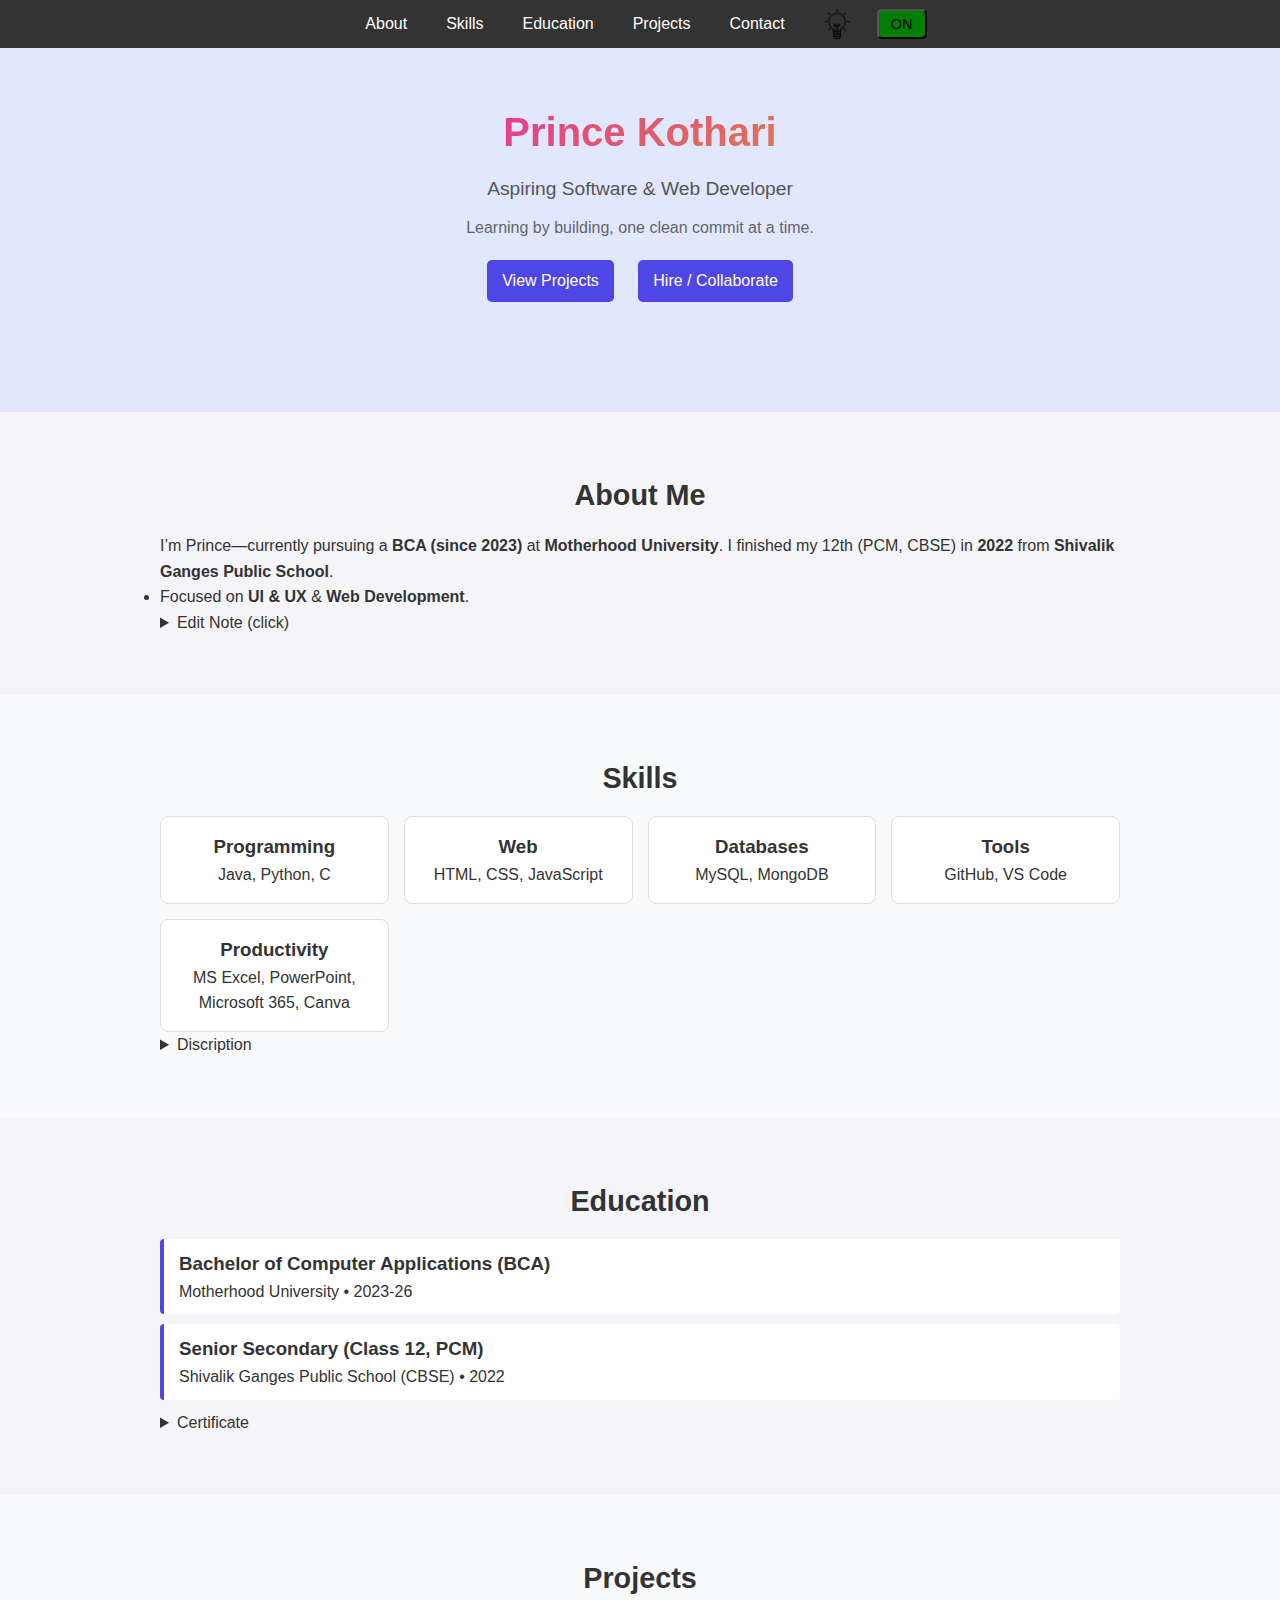
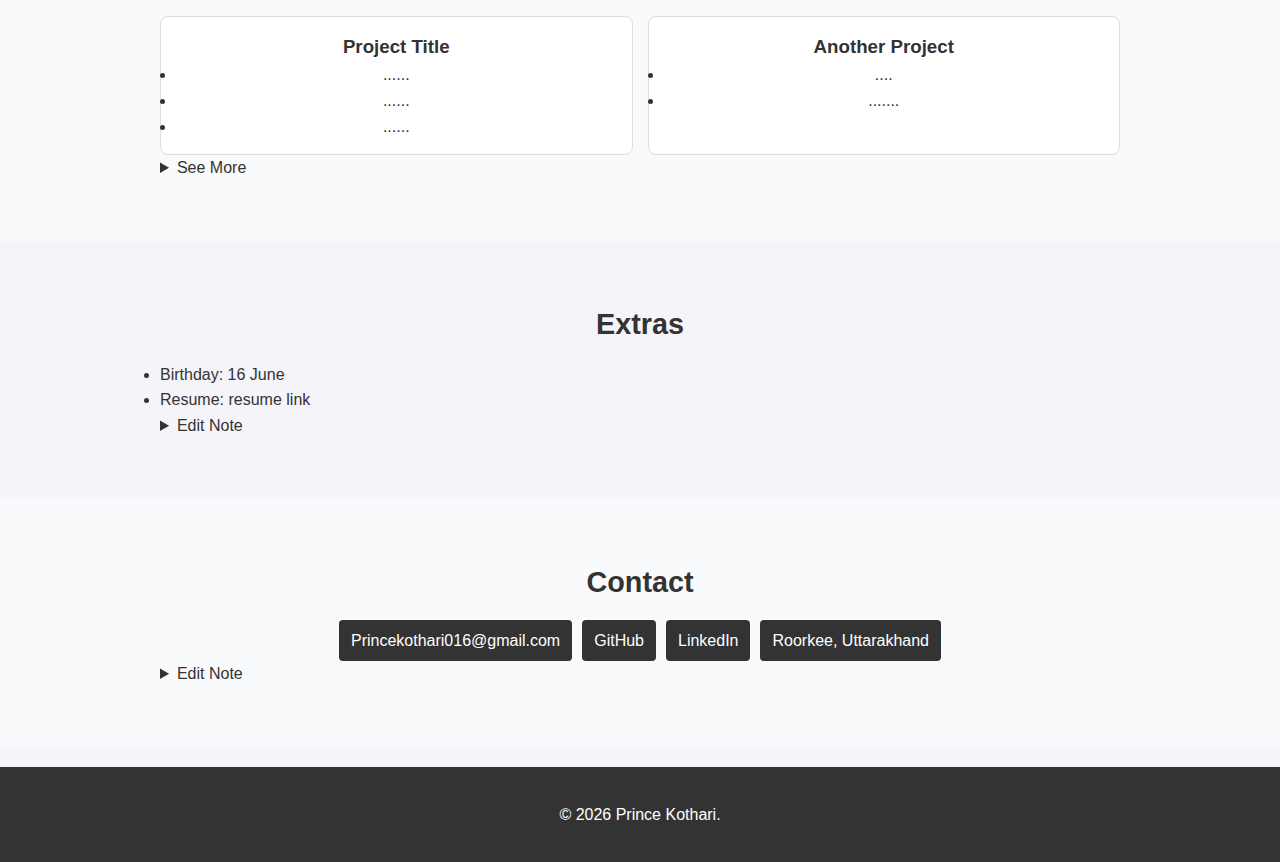
<file: index.html>
<!DOCTYPE html>
<html lang="en">
<head>
  <meta charset="UTF-8" />
  <meta name="viewport" content="width=device-width, initial-scale=1" />
  <title>Prince Kothari — Portfolio</title>
  <link rel="stylesheet" href="style.css" />
  
</head>
<body>


  <header class="hero">
    <div class="container">
      <nav class="nav">
        <a href="#about" class="nav__link">About</a>
        <a href="#skills" class="nav__link">Skills</a>
        <a href="#education" class="nav__link">Education</a>
        <a href="#projects" class="nav__link">Projects</a>
        <a href="#contact" class="nav__link cta">Contact</a>
       <img id="bulb" src="images/lampp.png" 
       alt="Bulb" style="height:30px; margin-left:10px;">
        <button id="bulbBtn" class="btn" style="margin-left:10px;">ON</button>

      </nav>

      <div class="hero__content">
        <h1 class="hero__title">Prince Kothari</h1>
        <p class="hero__subtitle">
          Aspiring Software & Web Developer
        </p>
        <p class="hero__tagline">
           Learning by building, one clean commit at a time.
        </p>
        <div class="hero__actions">
          <a href="#projects" class="btn1">View Projects</a>
          <a href="#contact" class="btn1 btn--ghost">Hire / Collaborate</a>
        </div>
      </div>
    </div>
  </header>

  
  <section id="about" class="section">
    <div class="container">
      <h2 class="section__title">About Me</h2>
      <p class="lead">
        I’m Prince—currently pursuing a <strong>BCA (since 2023)</strong> at <strong>Motherhood University</strong>.
        I finished my 12th (PCM, CBSE) in <strong>2022</strong> from <strong>Shivalik Ganges Public School</strong>.
      </p>
      <ul class="bullet">
        <li>Focused on <strong>UI & UX</strong> & <strong>Web Development</strong>.</li>

      <details class="note">
        <summary>Edit Note (click)</summary>
        
        baad mai link add kruga
      </details>
    </div>
  </section>


  <section id="skills" class="section section--alt">
    <div class="container">
      <h2 class="section__title">Skills</h2>
      <div class="grid">
        <div class="card">
          <h3>Programming</h3>
          <p>Java, Python, C</p>
        </div>
        <div class="card">
          <h3>Web</h3>
          <p>HTML, CSS, JavaScript</p>
        </div>
        <div class="card">
          <h3>Databases</h3>
          <p>MySQL, MongoDB</p>
        </div>
        <div class="card">
          <h3>Tools</h3>
          <p>GitHub, VS Code</p>
        </div>
        <div class="card">
          <h3>Productivity</h3>
          <p>MS Excel, PowerPoint, Microsoft 365, Canva</p>
        </div>
      </div>

      <details class="note">
        <summary>Discription</summary>
       extra links add kruga 
      </details>
    </div>
  </section>
  <section id="education" class="section">
    <div class="container">
      <h2 class="section__title">Education</h2>
      <div class="timeline">
        <div class="timeline__item">
          <h3>Bachelor of Computer Applications (BCA)</h3>
          <p>Motherhood University • 2023-26</p>
        
        </div>
        <div class="timeline__item">
          <h3>Senior Secondary (Class 12, PCM)</h3>
          <p>Shivalik Ganges Public School (CBSE) • 2022</p>
        </div>
      </div>

      <details class="note">
        <summary>Certificate</summary>
        certificate wegra add kruga 
      </details>
    </div>
  </section>
  <section id="projects" class="section section--alt">
    <div class="container">
      <h2 class="section__title">Projects</h2>
      <div class="grid">

        <article class="card">
          <h3>Project Title</h3>
          <ul class="bullet">
            <li>......</li>
            <li>......</li>
            <li>......</li>
          </ul>
        </article>

        <article class="card">
          <h3>Another Project</h3>
          <ul class="bullet">
            <li>....</li>
            <li>.......</li>
          </ul>
        </article>
      </div>

      <details class="note">
        <summary>See More </summary>
        <iframe src="wheel-rotation/wheel.html" frameborder="0" width="auto"></iframe>
      </details>
    </div>
  </section>
  <section class="section">
    <div class="container">
      <h2 class="section__title">Extras</h2>
      <ul class="bullet">
        <li>Birthday: 16 June</li>
       
        <li>Resume: resume link</li>
      </ul>
      <details class="note">
        <summary>Edit Note</summary>
        some other link 
      </details>
    </div>
  </section>

  <section id="contact" class="section section--alt">
    <div class="container">
      <h2 class="section__title">Contact</h2>
      <div class="contact">
        <a class="contact__item" href="mailto:Princekothari016@gmail.com">Princekothari016@gmail.com</a>
        <a class="contact__item" href="https://github.com/princekotharii" target="_blank" rel="noreferrer">GitHub</a>
        <a class="contact__item" href="https://linkedin.com/in/princekothari" target="_blank" rel="noreferrer">LinkedIn</a>
        <span class="contact__item">Roorkee, Uttarakhand</span>
      </div>
      <details class="note">
        <summary>Edit Note</summary>
        <a href="contact us/contact.html" target="_blank">Contact Me</a>
      </details>
    </div>
  </section>

  <footer class="footer">
    <div class="container">
      <p>© <span id="year"></span> Prince Kothari.</p>
    </div>
  </footer>
  <script src="script.js"></script>
</body>
</html>
</file>
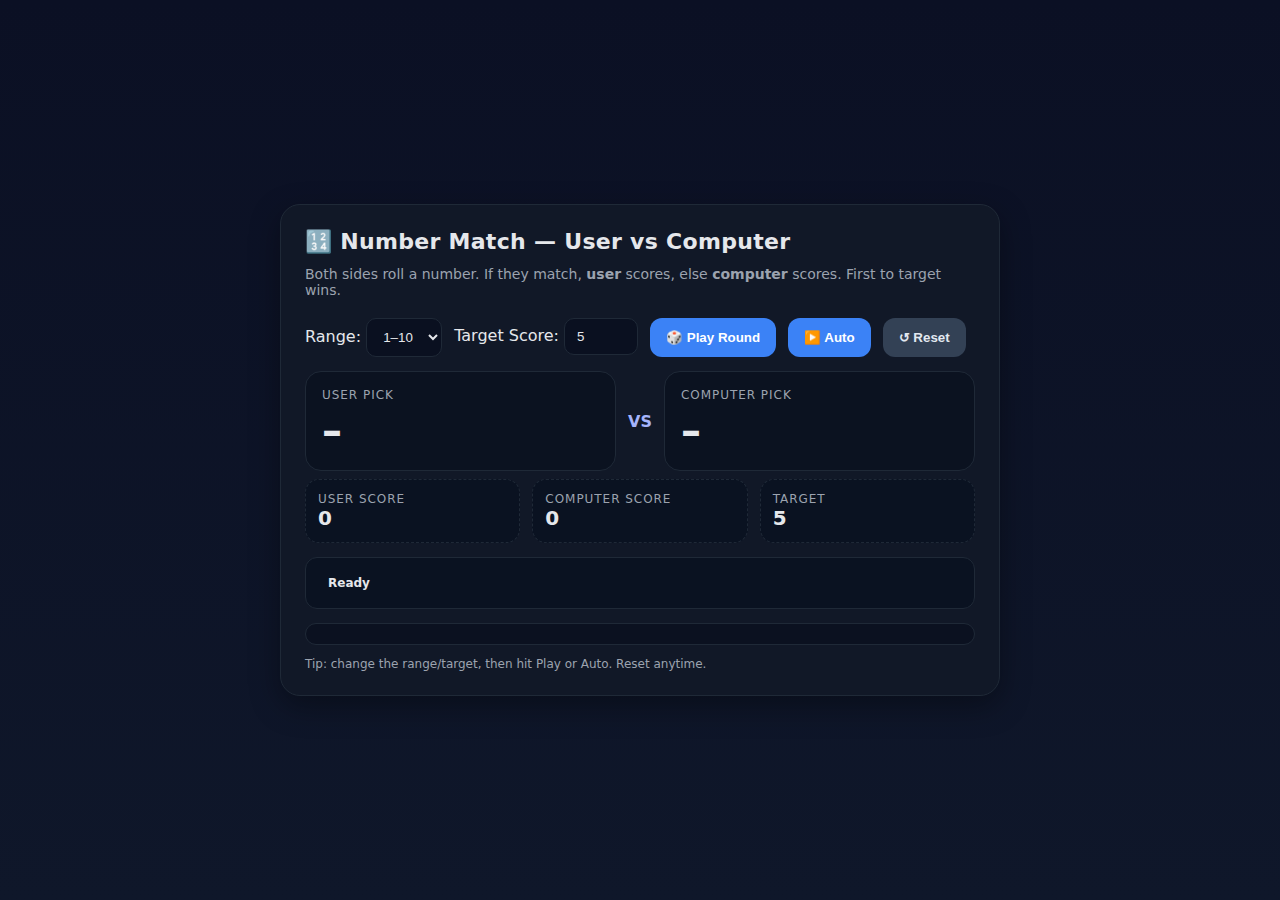
<file: gamee.html>
<!DOCTYPE html>
<html lang="en">
<head>
  <meta charset="UTF-8" />
  <meta name="viewport" content="width=device-width, initial-scale=1" />
  <title>Number Match — User vs Computer</title>
  <style>
    :root { --bg:#0f172a; --card:#111827; --text:#e5e7eb; --muted:#9ca3af; --accent:#22c55e; --danger:#ef4444; --brand:#3b82f6; }
    *{box-sizing:border-box} body{
      margin:0; font-family:system-ui,-apple-system,Segoe UI,Roboto,Inter,Arial;
      background:linear-gradient(180deg,#0b1024,#0f172a); color:var(--text); min-height:100dvh; display:flex; align-items:center; justify-content:center; padding:24px;
    }
    .app{width:100%; max-width:720px; background:var(--card); border-radius:20px; padding:24px; box-shadow:0 10px 30px rgba(0,0,0,.35); border:1px solid #1f2937}
    h1{margin:0 0 12px; font-size:22px; font-weight:700; letter-spacing:.3px}
    .sub{color:var(--muted); margin-bottom:20px; font-size:14px}
    .row{display:flex; gap:12px; flex-wrap:wrap}
    .card{flex:1; min-width:240px; background:#0b1220; border:1px solid #1f2937; border-radius:16px; padding:16px}
    .label{font-size:12px; color:var(--muted); text-transform:uppercase; letter-spacing:.08em}
    .big{font-size:40px; font-weight:800; margin:6px 0 0}
    .vs{align-self:center; font-weight:700; color:#a5b4fc}
    .controls{display:flex; gap:12px; flex-wrap:wrap; margin:14px 0}
    select,input[type=number]{background:#0a1020; color:var(--text); border:1px solid #1f2937; border-radius:10px; padding:10px 12px; outline:none}
    button{border:none; border-radius:12px; padding:12px 16px; font-weight:700; cursor:pointer}
    .btn{background:var(--brand); color:white}
    .btn:disabled{opacity:.6; cursor:not-allowed}
    .btn-reset{background:#334155; color:#e2e8f0}
    .scores{display:flex; gap:12px; margin-top:8px}
    .score{flex:1; background:#0a1221; border:1px dashed #1f2937; border-radius:14px; padding:12px}
    .score b{font-size:20px}
    .result{margin-top:14px; padding:12px; border-radius:12px; background:#0a1221; border:1px solid #1f2937; min-height:48px; display:flex; align-items:center; justify-content:space-between; gap:8px}
    .badge{padding:6px 10px; border-radius:999px; font-size:12px; font-weight:800}
    .good{background:rgba(34,197,94,.15); color:var(--accent); border:1px solid rgba(34,197,94,.3)}
    .bad{background:rgba(239,68,68,.15); color:var(--danger); border:1px solid rgba(239,68,68,.3)}
    .log{margin-top:14px; max-height:160px; overflow:auto; font-family:ui-monospace, SFMono-Regular, Menlo, monospace; font-size:13px; color:#cbd5e1; background:#0b1120; border:1px solid #1f2937; border-radius:12px; padding:10px; white-space:pre-wrap}
    .footer{margin-top:12px; font-size:12px; color:var(--muted)}
  </style>
</head>
<body>
  <main class="app">
    <h1>🔢 Number Match — User vs Computer</h1>
    <div class="sub">Both sides roll a number. If they match, <b>user</b> scores, else <b>computer</b> scores. First to target wins.</div>

    <section class="controls">
      <label>Range:
        <select id="range">
          <option value="5">1–5</option>
          <option value="10" selected>1–10</option>
          <option value="20">1–20</option>
        </select>
      </label>
      <label>Target Score:
        <input id="target" type="number" min="1" max="50" value="5" />
      </label>
      <button id="play" class="btn">🎲 Play Round</button>
      <button id="auto" class="btn">▶️ Auto</button>
      <button id="reset" class="btn-reset">↺ Reset</button>
    </section>

    <section class="row">
      <div class="card">
        <div class="label">User Pick</div>
        <div id="userPick" class="big">–</div>
      </div>
      <div class="vs">VS</div>
      <div class="card">
        <div class="label">Computer Pick</div>
        <div id="compPick" class="big">–</div>
      </div>
    </section>

    <section class="scores">
      <div class="score"><div class="label">User Score</div><b id="userScore">0</b></div>
      <div class="score"><div class="label">Computer Score</div><b id="compScore">0</b></div>
      <div class="score"><div class="label">Target</div><b id="targetShow">5</b></div>
    </section>

    <div id="result" class="result">
      <span class="badge">Ready</span>
      <span id="statusText"></span>
    </div>

    <div id="log" class="log"></div>

    <div class="footer">Tip: change the range/target, then hit Play or Auto. Reset anytime.</div>
  </main>

  <script>
    // State
    let userScore = 0, compScore = 0, playing = false, autoTimer = null;

    // Elements
    const els = {
      range: document.getElementById('range'),
      target: document.getElementById('target'),
      targetShow: document.getElementById('targetShow'),
      play: document.getElementById('play'),
      auto: document.getElementById('auto'),
      reset: document.getElementById('reset'),
      userPick: document.getElementById('userPick'),
      compPick: document.getElementById('compPick'),
      userScore: document.getElementById('userScore'),
      compScore: document.getElementById('compScore'),
      result: document.getElementById('result'),
      statusText: document.getElementById('statusText'),
      log: document.getElementById('log'),
    };

    // Helpers
    const rand = (max) => Math.floor(Math.random() * max) + 1;
    const setBadge = (text, ok=true) => {
      const badge = document.createElement('span');
      badge.className = 'badge ' + (ok ? 'good' : 'bad');
      badge.textContent = text;
      els.result.replaceChildren(badge, els.statusText);
    };
    const updateScores = () => {
      els.userScore.textContent = userScore;
      els.compScore.textContent = compScore;
      els.targetShow.textContent = Number(els.target.value) || 5;
    };
    const appendLog = (line) => {
      els.log.textContent = (line + '\n' + els.log.textContent).slice(0, 4000);
    };
    const lock = (v) => { els.play.disabled = v; els.reset.disabled = v; els.range.disabled = v; els.target.disabled = v; };

    // Core round
    async function playRound() {
      if (playing) return;
      playing = true; lock(true);
      const max = Number(els.range.value) || 10;

      // mini animation
      const animMs = 600; const start = performance.now();
      const anim = setInterval(() => {
        els.userPick.textContent = rand(max);
        els.compPick.textContent = rand(max);
      }, 60);

      await new Promise(r => setTimeout(r, animMs));
      clearInterval(anim);

      const u = rand(max);
      const c = rand(max);
      els.userPick.textContent = u;
      els.compPick.textContent = c;

      if (u === c) {
        userScore++;
        setBadge('Match! +1 User', true);
        els.statusText.textContent = `Both picked ${u}.`;
      } else {
        compScore++;
        setBadge('No match. +1 Computer', false);
        els.statusText.textContent = `User ${u} vs Computer ${c}.`;
      }

      updateScores();
      appendLog(`[${new Date().toLocaleTimeString()}] U:${u} C:${c}  →  Score U:${userScore} | C:${compScore}`);

      // Check win
      const target = Number(els.target.value) || 5;
      if (userScore >= target || compScore >= target) {
        const userWon = userScore > compScore;
        setBadge(userWon ? '🏆 User Wins' : '🤖 Computer Wins', userWon);
        els.statusText.textContent = `Final: U:${userScore} — C:${compScore} (target ${target})`;
        stopAuto();
        els.play.disabled = true; // freeze until reset
        lock(false);
        playing = false;
        return;
      }

      lock(false);
      playing = false;
    }

    // Auto mode
    function startAuto() {
      if (autoTimer) return;
      els.auto.textContent = '⏸️ Pause';
      autoTimer = setInterval(playRound, 900);
    }
    function stopAuto() {
      if (!autoTimer) return;
      clearInterval(autoTimer);
      autoTimer = null;
      els.auto.textContent = '▶️ Auto';
    }

    // Reset
    function resetGame() {
      stopAuto();
      userScore = 0; compScore = 0;
      els.userPick.textContent = '–';
      els.compPick.textContent = '–';
      els.statusText.textContent = '';
      setBadge('Ready', true);
      updateScores();
      els.play.disabled = false;
    }

    // Events
    els.play.addEventListener('click', playRound);
    els.auto.addEventListener('click', () => autoTimer ? stopAuto() : startAuto());
    els.reset.addEventListener('click', resetGame);
    els.target.addEventListener('input', updateScores);
    els.range.addEventListener('change', resetGame);

    // Init
    updateScores();
  </script>
</body>
</html>
</file>
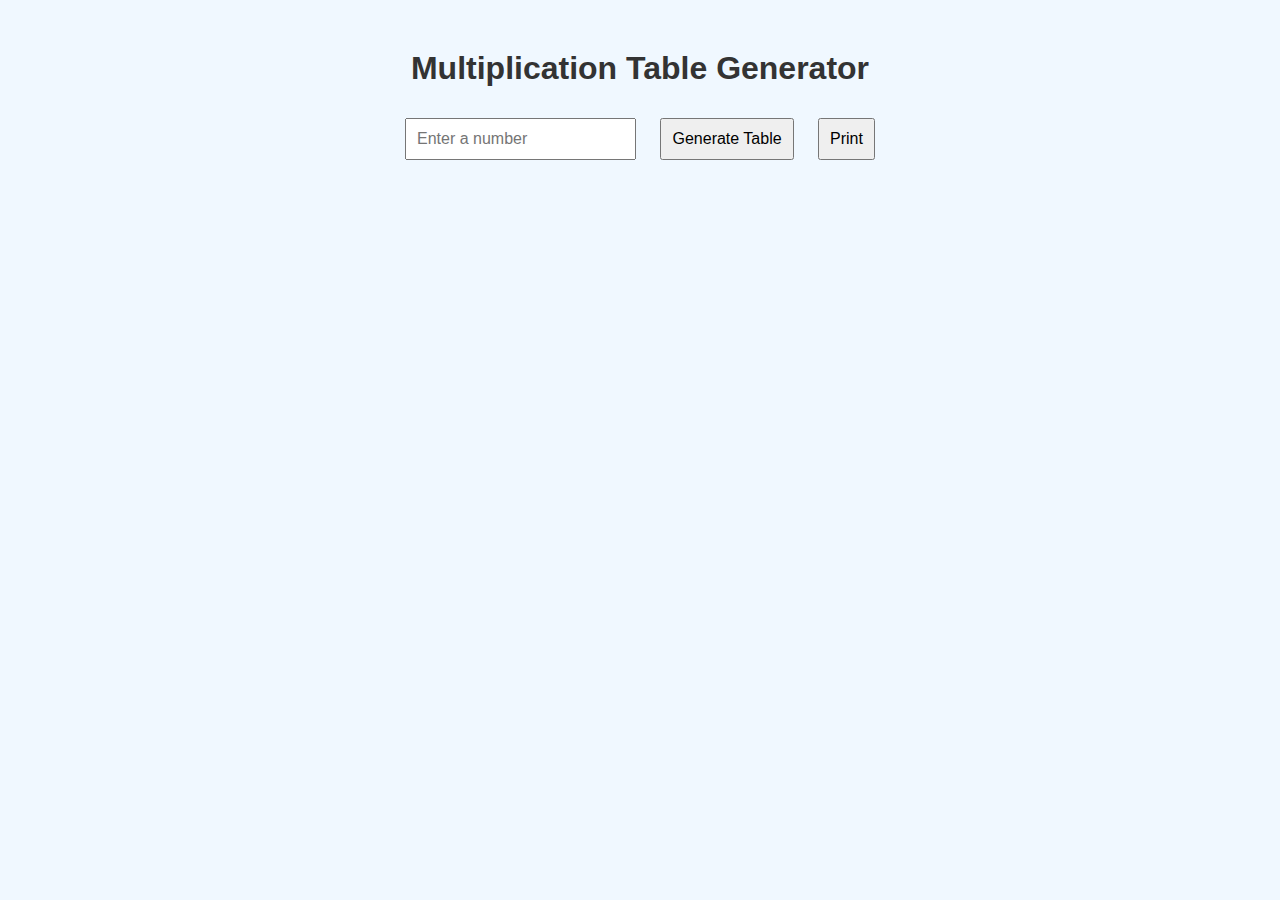
<file: table.html>
<!DOCTYPE html>
<html lang="en">
<head>
  <meta charset="UTF-8">
  <title>Multiplication Table Generator</title>
  <link rel="stylesheet" href="TABLE.css">
</head>
<body>

  <h1>Multiplication Table Generator</h1>

  <input type="number" id="numInput" placeholder="Enter a number">
  <button onclick="generateTable()">Generate Table</button>
  <button onclick="window.print()">Print</button>

  <div id="tableResult"></div>

  <script src="TABLE.js"></script>
</body>
</html>
</file>
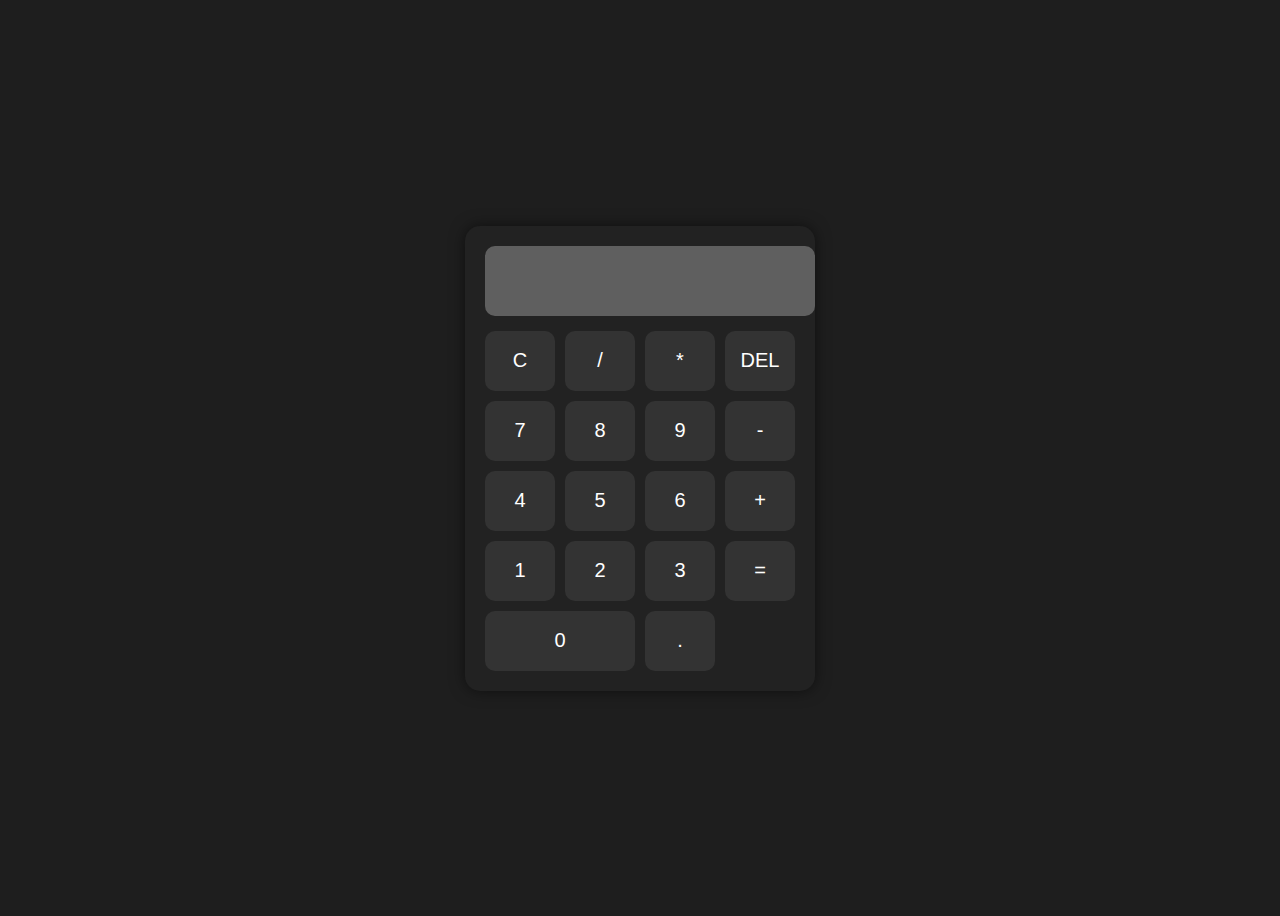
<file: calculator/calculator.html>
<!DOCTYPE html>
<html lang="en">
<head>
  <meta charset="UTF-8">
  <meta name="viewport" content="width=device-width, initial-scale=1.0">
  <title>Calculator</title>
  <link rel="stylesheet" href="calculator.css">
</head>
<body>
  <div class="calculator">
    <input type="text" id="display" disabled>
    <div class="buttons">
      <button onclick="clearDisplay()">C</button>
      <button onclick="appendValue('/')">/</button>
      <button onclick="appendValue('*')">*</button>
      <button onclick="deleteLast()">DEL</button>

      <button onclick="appendValue('7')">7</button>
      <button onclick="appendValue('8')">8</button>
      <button onclick="appendValue('9')">9</button>
      <button onclick="appendValue('-')">-</button>

      <button onclick="appendValue('4')">4</button>
      <button onclick="appendValue('5')">5</button>
      <button onclick="appendValue('6')">6</button>
      <button onclick="appendValue('+')">+</button>

      <button onclick="appendValue('1')">1</button>
      <button onclick="appendValue('2')">2</button>
      <button onclick="appendValue('3')">3</button>
      <button onclick="calculate()">=</button>

      <button onclick="appendValue('0')" class="zero">0</button>
      <button onclick="appendValue('.')">.</button>
    </div>
  </div>

  <script src="calculator.js"></script>
</body>
</html>
</file>
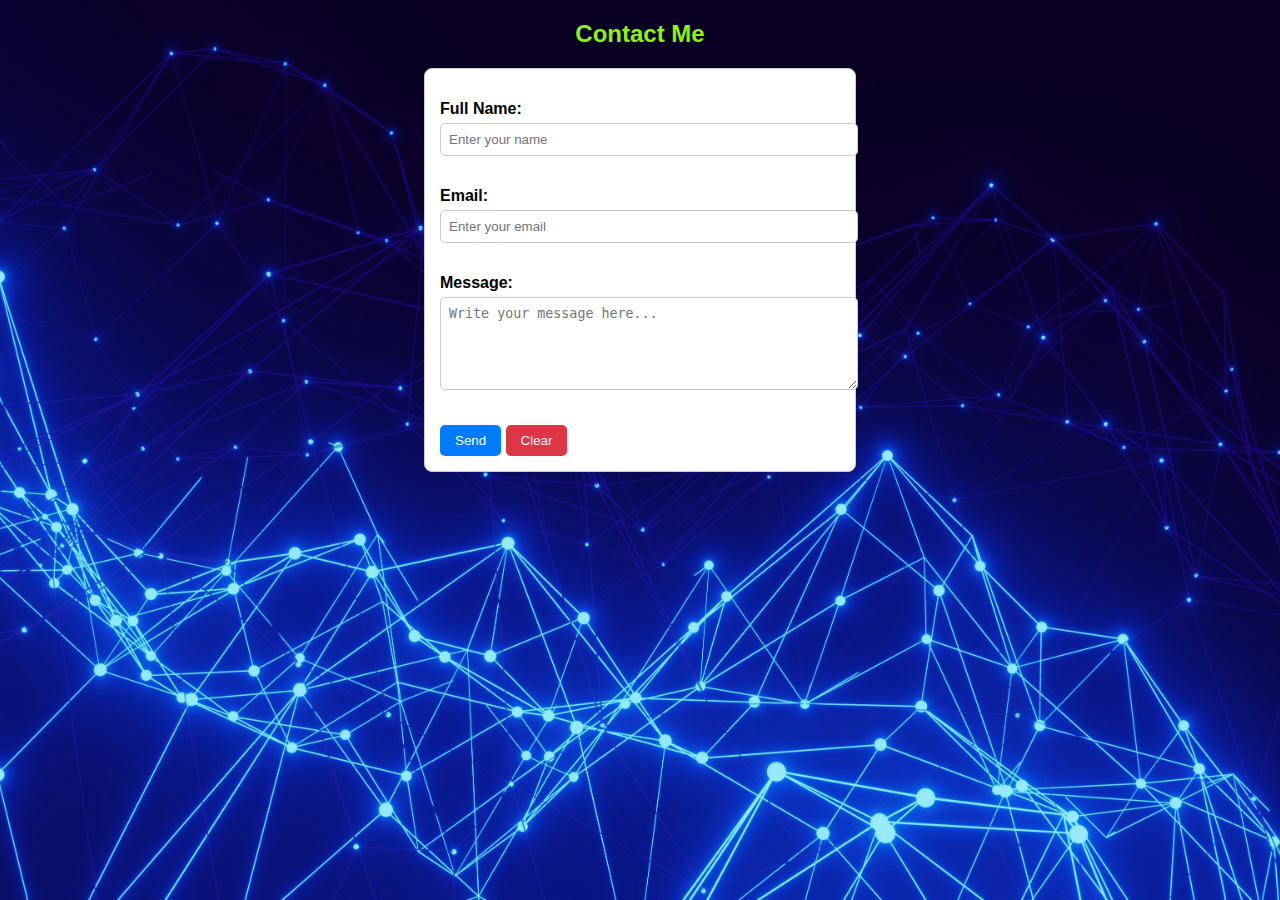
<file: contact us/contact.html>
<!DOCTYPE html>
<html lang="en">
<head>
    <meta charset="UTF-8">
    <meta name="viewport" content="width=device-width, initial-scale=1.0">
    <title>Contact-Prince Kothari</title>
    <link rel="stylesheet" href="contact.css">
</head>
<body>
   
    <h2>Contact Me</h2>
    <form>
        <p><b>Full Name:</b><br>
        <input type="text" name="fullname" placeholder="Enter your name"></p>

        <p><b>Email:</b><br>
        <input type="email" name="email" placeholder="Enter your email"></p>

        <p><b>Message:</b><br>
        <textarea name="message" rows="5" cols="40" placeholder="Write your message here..."></textarea></p>

        <input type="submit" value="Send">
        <input type="reset" value="Clear">
    </form>
</body>
</html>
</file>
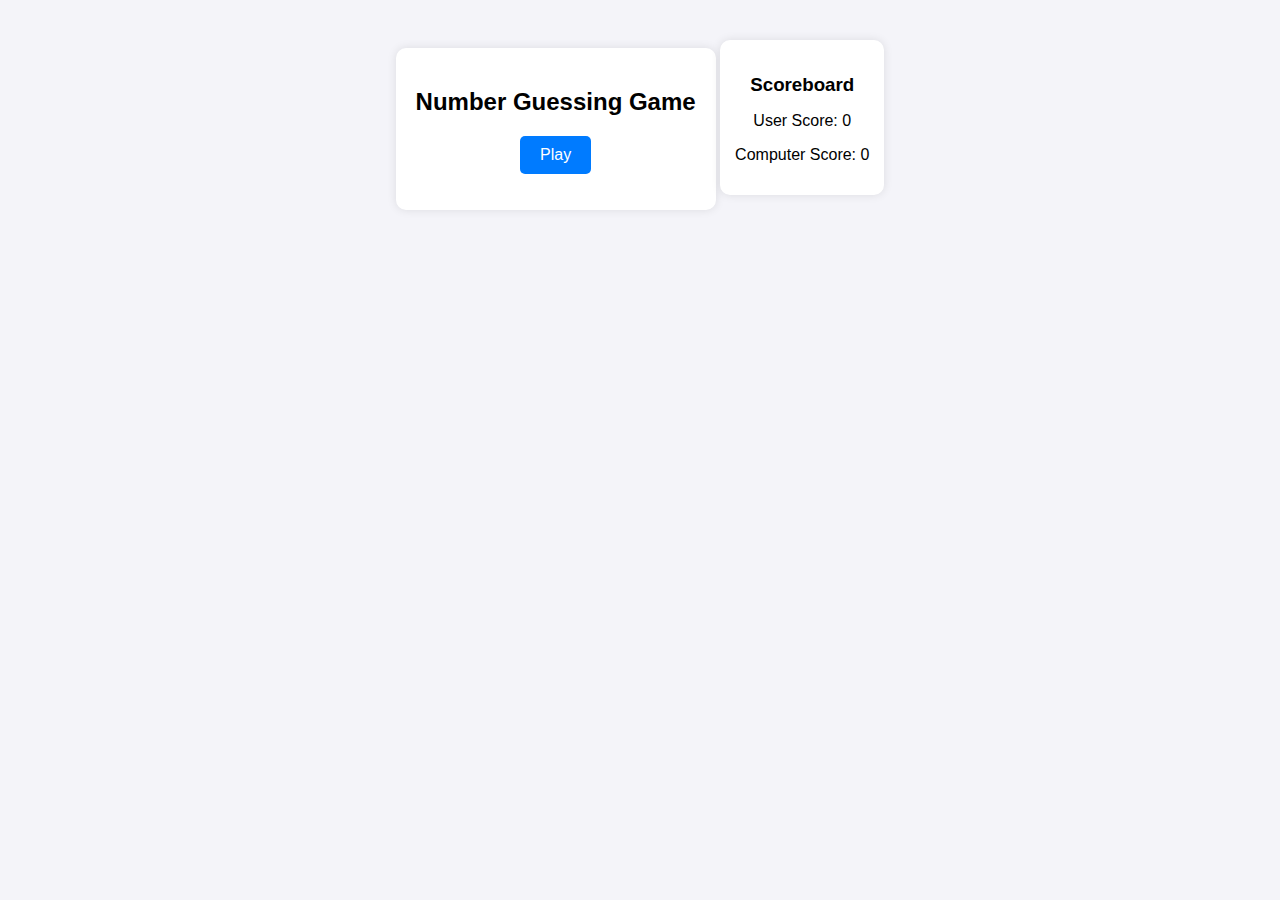
<file: game/game.html>
<!DOCTYPE html>
<html lang="en">
<head>
    <meta charset="UTF-8">
    <meta name="viewport" content="width=device-width, initial-scale=1.0">
    <title>Number Game</title>
    <link rel="stylesheet" href="game.css">
</head>
<body>
    <div class="container">
        <h2>Number Guessing Game</h2>
        <button id="btn">Play</button>
        <p id="result"></p>
    </div>

    <div class="scoreboard">
        <h3>Scoreboard</h3>
        <p>User Score: <span id="userScore">0</span></p>
        <p>Computer Score: <span id="computerScore">0</span></p>
    </div>

    <script src="game.js"></script>
</body>
</html>
</file>
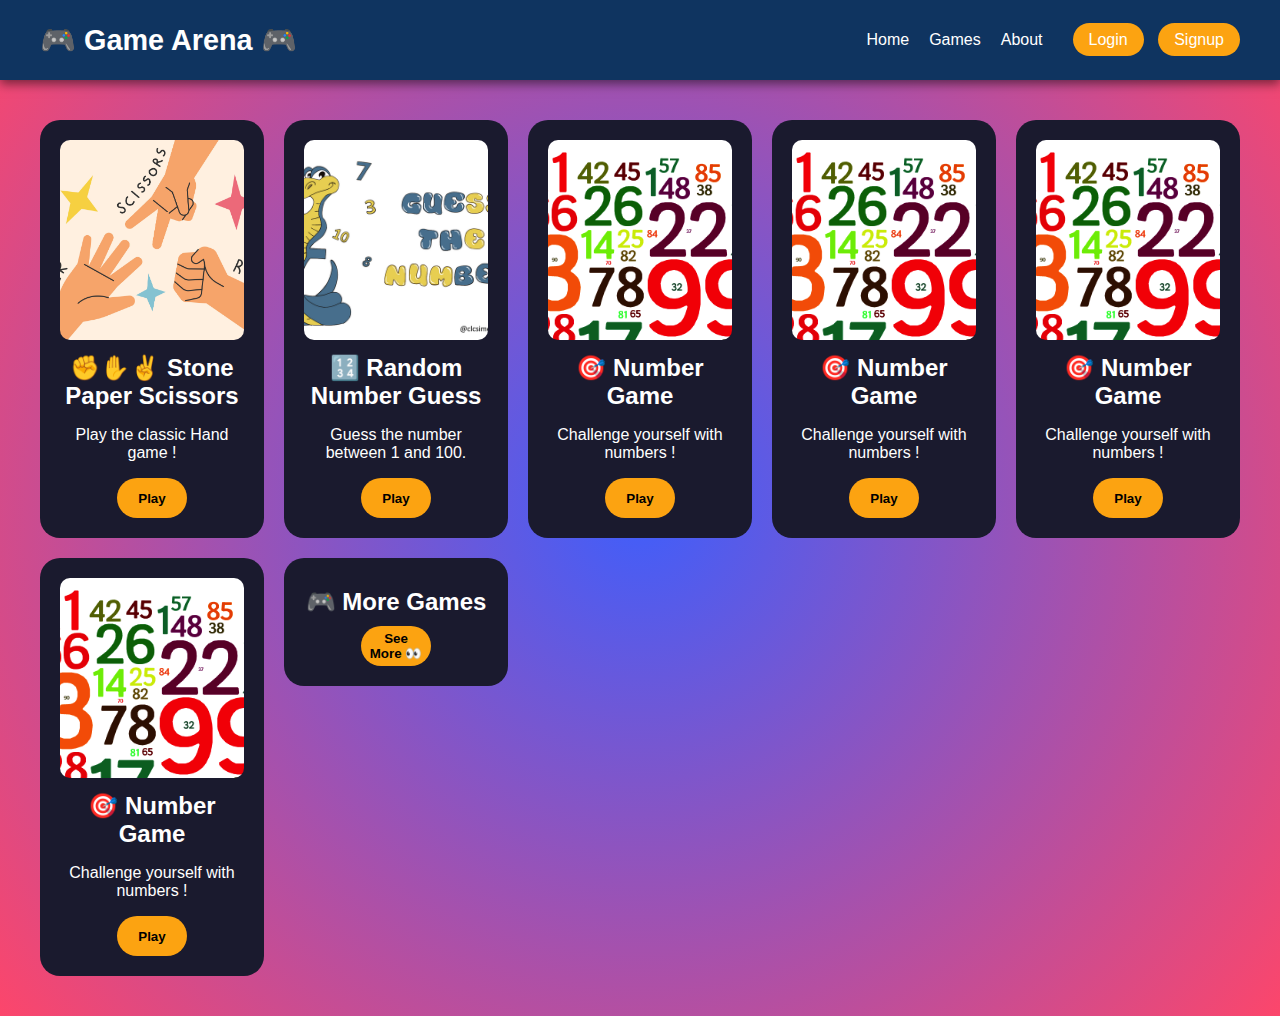
<file: game/gamearea.html>
<!DOCTYPE html>
<html lang="en">
<head>
  <meta charset="UTF-8">
  <meta name="viewport" content="width=device-width, initial-scale=1.0">
  <title>Game Arena</title>
  <link rel="stylesheet" href="gamearea.css">
</head>
<body>
  
    <header>
    <nav class="navbar">
      <div class="logo">🎮 Game Arena 🎮</div>
      <ul class="nav-links">
        <li><a href="#">Home</a></li>
        <li><a href="#">Games</a></li>
        <li><a href="#">About</a></li>
        <li>
          <a href="singup-login/login/loginpage.html" class="nav-btn login">Login</a>
          <a href="singup-login/login/singup.html" class="nav-btn signup">Signup</a>
        </li>
      </ul>
    </nav>
    </header>

  
  <div class="game-container">

    <a href="game3/game3.html">
      <div class="game-card">
        <img src="rock paper.jpg" alt="">
        <h2>✊✋✌ Stone Paper Scissors</h2>
        <p>Play the classic Hand game !</p>
        <button class="btn">Play</button>
      </div>
    </a>

    <a href="game1/game.html">
      <div class="game-card">
        <img src="guess-the-number.png" alt="">
        <h2>🔢 Random Number Guess</h2>
        <p>Guess the number between 1 and 100.</p>
        <button class="btn">Play</button>
      </div>
    </a>

    <a href="game2/game2.html">
      <div class="game-card">
        <img src="randomnumber-crunchify.webp" alt="">
        <h2>🎯 Number Game</h2>
        <p>Challenge yourself with numbers !</p>
        <button class="btn">Play</button>
      </div>
    </a>

    <a href="game2/game2.html">
      <div class="game-card">
        <img src="randomnumber-crunchify.webp" alt="">
        <h2>🎯 Number Game</h2>
        <p>Challenge yourself with numbers !</p>
        <button class="btn">Play</button>
      </div>
    </a>
    <a href="game2/game2.html">
      <div class="game-card">
        <img src="randomnumber-crunchify.webp" alt="">
        <h2>🎯 Number Game</h2>
        <p>Challenge yourself with numbers !</p>
        <button class="btn">Play</button>
      </div>
    </a>
    <a href="game2/game2.html">
      <div class="game-card">
        <img src="randomnumber-crunchify.webp" alt="">
        <h2>🎯 Number Game</h2>
        <p>Challenge yourself with numbers !</p>
        <button class="btn">Play</button>
      </div>
    </a>
    <a href="#">
      <div class="game-card">
        <h2>🎮 More Games</h2>
        <button class="btn">See More 👀</button>
      </div>
    </a>
    
  </div>

  <script src="gamearea.js"></script>
</body>
</html>
</file>
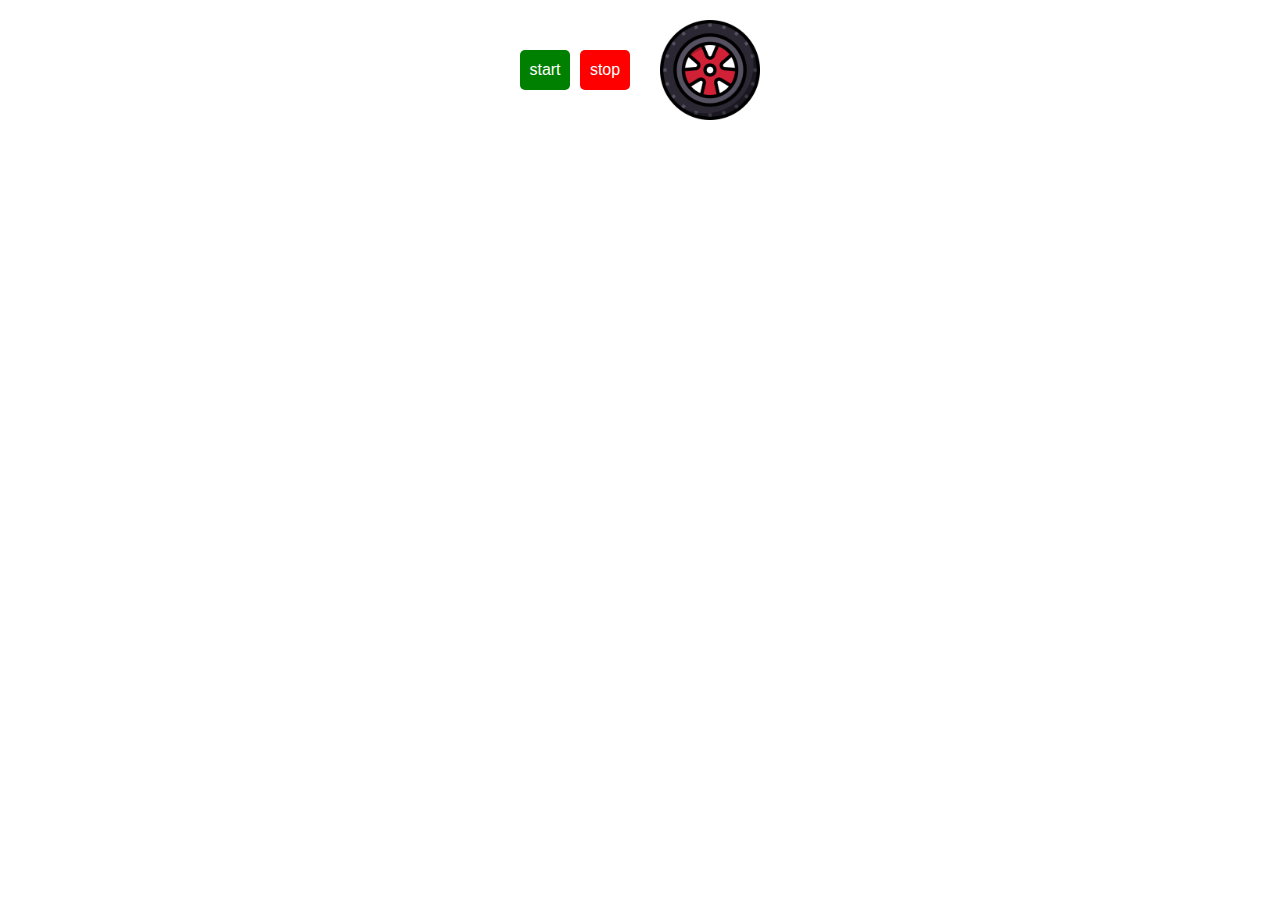
<file: new/wheel.html>
<!DOCTYPE html>
<html lang="en">
<head>
    <meta charset="UTF-8">
    <meta name="viewport" content="width=device-width, initial-scale=1.0">
    <title>Document</title>
    <link rel="stylesheet" href="wheel.css">
</head>
<body>
    <div class="wheelred">
        <button class="btn on">start</button>
        <button class="btn off">stop</button>
        <img src="car.png" alt="" height="100px" class="wheel">
    </div>

    <script src="wheel.js"></script>
</body>
</html>
</file>
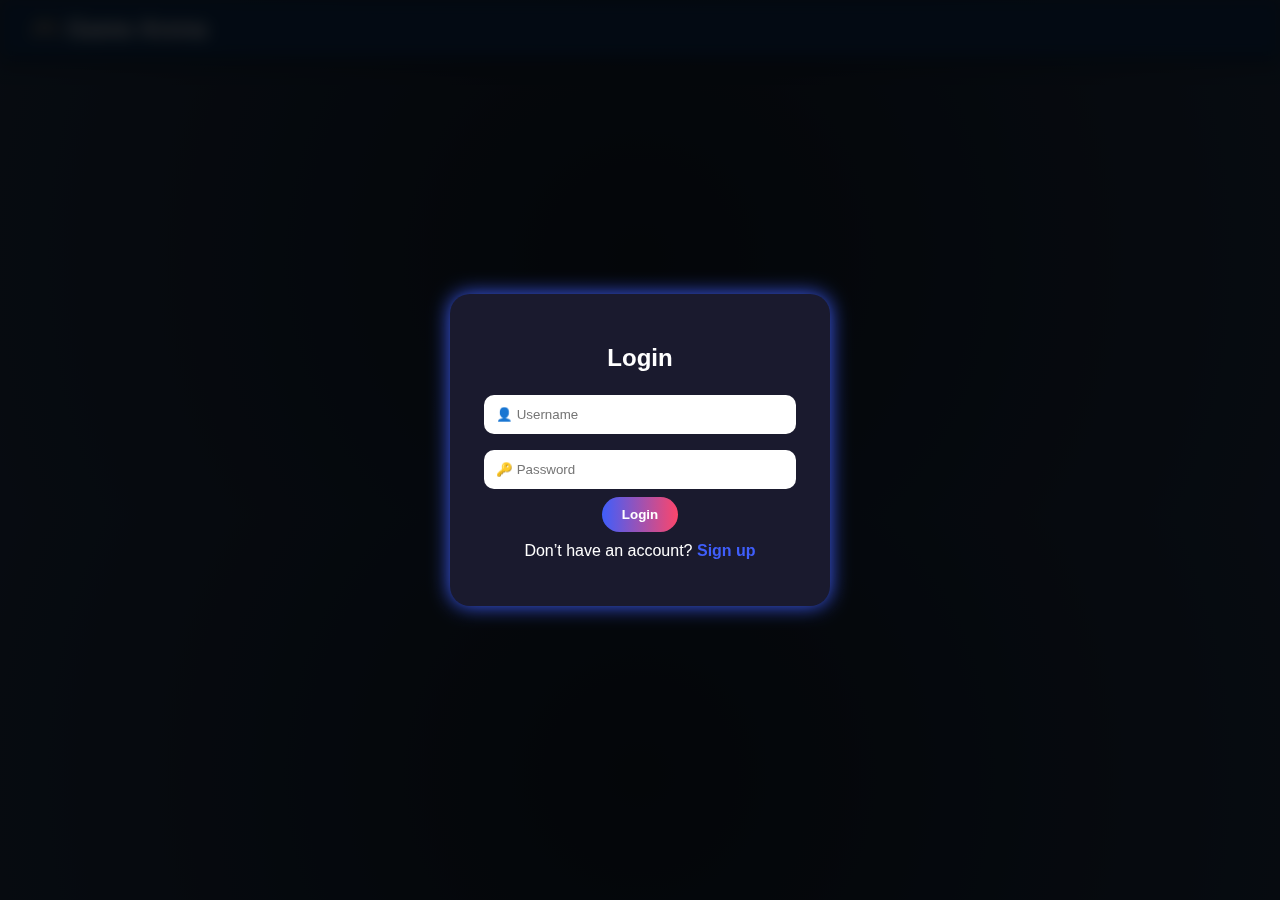
<file: game/Game-Arena/arena.html>
<!DOCTYPE html>
<html lang="en">
<head>
  <meta charset="UTF-8">
  <meta name="viewport" content="width=device-width, initial-scale=1.0">
  <title>Game Arena</title>
  <link rel="stylesheet" href="style.css">
</head>
<body>

  
  <div id="main-content" class="blurred">
    <header>
      <span class="logo">🎮 Game Arena</span>
      <div id="profile" style="display: none;">
        <img id="profile-pic" alt="Profile" />
        <span id="profile-name"></span>
        <button id="logout-btn" class="btn small">Logout</button>
      </div>
    </header>

    <div class="game-container">
      <a href="game3/game3.html">
        <div class="game-card">
          <img src="rock paper.jpg" alt="">
          <h2>✊✋✌ Stone Paper Scissors</h2>
          <p>Play the classic hand game!</p>
          <button class="btn">Play</button>
        </div>
      </a>

      <a href="game1/game.html">
        <div class="game-card">
          <img src="randomnumber-crunchify.webp" alt="">
          <h2>🔢 Random Number Guess</h2>
          <p>Guess the number between 1 and 100.</p>
          <button class="btn">Play</button>
        </div>
      </a>

      <a href="game2/game2.html">
        <div class="game-card">
          <img src="guess-the-number.png" alt="">
          <h2>🎯 Number Game</h2>
          <p>Challenge yourself with numbers!</p>
          <button class="btn">Play</button>
        </div>
      </a>

      <a href="#">
        <div class="game-card">
          <h2>🚀 More Games Coming</h2>
          <button class="btn">See More</button>
        </div>
      </a>
    </div>
  </div>

  <!-- Login  -->
  <div id="login-modal" class="modal">
    <div class="modal-card">
      <h2>Login</h2>
      <form id="loginForm">
        <input type="text" id="login-username" placeholder="👤 Username" required>
        <input type="password" id="login-password" placeholder="🔑 Password" required>
        <button type="submit" class="btn">Login</button>
      </form>
      <p>Don’t have an account? <span id="show-signup">Sign up</span></p>
    </div>
  </div>

  <!-- Signup  -->
  <div id="signup-modal" class="modal" style="display:none;">
    <div class="modal-card">
      <h2>Sign Up</h2>
      <form id="signupForm">
        <input type="text" id="signup-username" placeholder="👤 Username" required>
        <input type="tel" id="signup-number" placeholder="📱 Number" required>
        <input type="file" id="signup-image" accept="image/*" required>
        <input type="password" id="signup-password" placeholder="🔑 Password" required>
        <button type="submit" class="btn">Sign Up</button>
      </form>
      <p>Already have an account? <span id="show-login">Login</span></p>
    </div>
  </div>

  <script src="test.js"></script>
</body>
</html>
</file>
<file: style.css>
* {
  margin: 0;
  padding: 0;
  box-sizing: border-box;
}

body {
  font-family: Arial, sans-serif;
  background-color: #f4f4f9;   
  color: #333;                
  line-height: 1.6;
}
.container {
  width: 90%;
  max-width: 1000px;
  margin: auto;
  padding: 20px;
}


.nav {
  display: flex;
  justify-content: center;
  align-items: center;
  position: fixed;
  top: 0;
  left: 0;
  gap: 15px;
  width: 100%;
  background: #333;
  padding: 5px;
}
.nav__link {
  color: white;
  text-decoration: none;
  padding: 6px 12px;
}
.nav__link:hover {
  background: #555;
  border-radius: 4px;
}


.hero {
  text-align: center;
  padding: 80px 20px;
  background: #e0e7ff; 
}
.hero__title {
  font-size: 2.5rem;
  margin-bottom: 10px;
  background: linear-gradient(135deg, #ec00cd , #d6b211);
  -webkit-background-clip: text;
  background-clip: text;
  color: transparent;
}
.hero__subtitle {
  font-size: 1.2rem;
  color: #555;
}
.hero__tagline {
  margin: 10px 0;
  color: #666;
}
.btn1 {
  display: inline-block;
  margin: 10px;
  padding: 8px 15px;
  background: #4f46e5; 
  color: white;
  text-decoration: none;
  border-radius: 5px;
}
.btn1:hover {
  background: #3730a3;
}


.section {
  padding: 40px 20px;
}
.section--alt {
  background: #f9fafb; 
}
.section__title {
  margin-bottom: 15px;
  font-size: 1.8rem;
  text-align: center;
}


.grid {
  display: grid;
  grid-template-columns: repeat(auto-fit, minmax(200px, 1fr));
  gap: 15px;
}
.card {
  background: white;
  border: 1px solid #ddd;
  padding: 15px;
  border-radius: 8px;
  text-align: center;
}
.card:hover {
  background: #f0f0f0;
}


.timeline__item {
  background: white;
  border-left: 4px solid #4f46e5;
  padding: 10px 15px;
  margin: 10px 0;
  border-radius: 4px;
}


.contact {
  display: flex;
  flex-wrap: wrap;
  gap: 10px;
  justify-content: center;
}
.contact__item {
  background: #333;
  color: white;
  padding: 8px 12px;
  border-radius: 4px;
  text-decoration: none;
}
.contact__item:hover {
  background: #555;
}


.footer {
  text-align: center;
  padding: 15px;
  background: #333;
  color: white;
  margin-top: 20px;
}

.nav img {
  vertical-align: middle;
}
.nav button {
  color: black;
  padding: 5px 10px;
  font-size: 0.9rem;
  border-radius: 5px;
  background-color: green;
  width: 50px;
  cursor: pointer;
}
</file>
<file: TABLE.css>
body {
  font-family: Arial, sans-serif;
  text-align: center;
  margin: 50px;
  background: #f0f8ff;
}

h1 {
  color: #333;
}

input, button {
  padding: 10px;
  margin: 10px;
  font-size: 16px;
}

#tableResult {
  margin-top: 20px;
  font-size: 18px;
}

table {
  margin: 0 auto;
  border-collapse: collapse;
}

td {
  border: 1px solid #333;
  padding: 8px 20px;
}
</file>
<file: calculator/calculator.css>
body {
  display: flex;
  justify-content: center;
  align-items: center;
  height: 100vh;
  background: #1e1e1e;
  font-family: Arial, sans-serif;
}

.calculator {
  background: #222;
  padding: 20px;
  border-radius: 15px;
  box-shadow: 0 0 15px rgba(0,0,0,0.5);
}

#display {
  width: 100%;
  height: 50px;
  font-size: 22px;
  text-align: right;
  margin-bottom: 15px;
  padding: 10px;
  border-radius: 10px;
  border: none;
  outline: none;
  color: #fff;
  outline: none;
  background: 111;
}

.buttons {
  display: grid;
  grid-template-columns: repeat(4, 70px);
  gap: 10px;
}

button {
  height: 60px;
  font-size: 20px;
  border: none;
  border-radius: 10px;
  background: #333;
  color: #fff;
  cursor: pointer;
  transition: 0.2s;
}

button:hover {
  background: #444;
}

.zero {
  grid-column: span 2;
}
</file>
<file: contact us/contact.css>
body {
    font-family: Arial, sans-serif;
    background-color: #f9f9f9;
    margin: 0;
    padding: 20px;
}


h2 {
    text-align: center;
    margin-bottom: 20px;
    color: #8df307;
}


form {
    max-width: 400px;
    margin: auto;
    background: #fff;
    padding: 15px;
    border: 1px solid #ccc;
    border-radius: 8px;
}

input[type="text"],
input[type="email"],
textarea {
    width: 100%;
    padding: 8px;
    margin-top: 5px;
    margin-bottom: 15px;
    border: 1px solid #ccc;
    border-radius: 5px;
}

input[type="submit"],
input[type="reset"] {
    padding: 8px 15px;
    border: none;
    border-radius: 5px;
    cursor: pointer;
}

input[type="submit"] {
    background-color: #007bff;
    color: white;
}

input[type="reset"] {
    background-color: #dc3545;
    color: white;
}


input[type="submit"]:hover {
    background-color: #0056b3;
}

input[type="reset"]:hover {
    background-color: #a71d2a;
}

body {
    margin: 0;
    padding: 0;
    font-family: Arial, sans-serif;
    background: url("bg.jpg") center fixed;
    background-size: cover; 
}
</file>
<file: game/game.css>
body {
    font-family: Arial, sans-serif;
    background: #f4f4f9;
    margin: 0;
    padding: 40px;
    text-align: center;
}

.container {
    background: white;
    padding: 20px;
    margin-bottom: 20px;
    border-radius: 10px;
    box-shadow: 0 0 10px rgba(0,0,0,0.1);
    display: inline-block;
}

button {
    padding: 10px 20px;
    font-size: 16px;
    cursor: pointer;
    border: none;
    background: #007BFF;
    color: white;
    border-radius: 5px;
}

button:hover {
    background: #0056b3;
}

#result {
    margin-top: 15px;
    font-weight: bold;
}

.scoreboard {
    background: #fff;
    padding: 15px;
    border-radius: 10px;
    box-shadow: 0 0 10px rgba(0,0,0,0.1);
    display: inline-block;
}

.scoreboard h3 {
    margin-bottom: 10px;
}
</file>
<file: game/gamearea.css>
body {
  font-family: Arial, sans-serif;
  background: radial-gradient(circle, rgba(63, 94, 251, 1) 0%, rgba(252, 70, 107, 1) 100%);
  color: white;
  margin: 0;
  padding: 0;
}


header {
  background: #0f3460;
  box-shadow: 0 4px 10px rgba(0,0,0,0.5);
}

.navbar {
  display: flex;
  justify-content: space-between;
  align-items: center;
  padding: 15px 40px;
}

.logo {
  font-size: 1.8em;
  font-weight: bold;
}

.nav-links {
  list-style: none;
  display: flex;
  gap: 20px;
  align-items: center;
}

.nav-links li {
  display: inline-block;
}

.nav-links a {
  text-decoration: none;
  color: white;
  font-weight: 500;
  transition: color 0.3s;
}

.nav-links a:hover {
  color: #fca311;
}

.nav-btn {
  background: #fca311;
  border: none;
  padding: 8px 16px;
  border-radius: 20px;
  font-weight: bold;
  cursor: pointer;
  margin-left: 10px;
  transition: background 0.3s;
}

.nav-btn:hover {
  background: #ff6347;
}

/* game main card */

.game-container {
  display: grid;
  grid-template-columns: repeat(auto-fit, minmax(200px, 1fr));
  gap: 20px;
  padding: 40px;
}

.game-card {
  background: #1a1a2e;
  border-radius: 20px;
  padding: 20px;
  cursor: pointer;
  text-align: center;
}

.game-card:hover {
  transform: translateY(-10px);
  box-shadow: 0 8px 20px rgba(0,0,0,0.7);
  transition: transform 0.3s, box-shadow 0.3s;
}

.game-card h2 {
  margin: 10px 0;
}

a {
  text-decoration: none;
  color: white;
}

img {
  width: 100%;
  height: 200px; 
  object-fit: cover;
  border-radius: 10px;
}

.btn {
  cursor: pointer;
  width: 70px;
  height: 40px;
  border-radius: 50px;
  border: none;
  background: #fca311;
  font-weight: bold;
  transition: background 0.3s;
}

.btn:hover {
  background: #ff6347;
}
</file>
<file: new/wheel.css>
@keyframes rotation{
    0%{
        rotate: 0deg;
    }
    100%{
        rotate: 360deg;
    }
}

.wheelred
{
    display: flex;
    margin-top: 20px;
    gap: 10px;
   justify-content: center;
   align-items: center;
}

.btn{
    height: 40px;
    width: 50px;
    font-size: 16px;
    border: none;
    border-radius: 5px;
    color: #fff;
    cursor: pointer;
}

.on{
    background-color: green;
}

.off{
    background-color: red;
}

.wheel{
    margin-left: 20px;
}
</file>
<file: game/Game-Arena/style.css>
body {
  font-family: 'Segoe UI', Tahoma, Geneva, Verdana, sans-serif;
  background: radial-gradient(circle, #141E30, #243B55);
  color: white;
  margin: 0;
  padding: 0;
}


.blurred {
  filter: blur(8px);
  pointer-events: none;
}

/* Header */
header {
  display: flex;
  justify-content: space-between;
  align-items: center;
  background: #0f3460;
  padding: 15px 30px;
  box-shadow: 0 4px 10px rgba(0,0,0,0.5);
  position: sticky;
  top: 0;
}

header .logo {
  font-size: 1.5em;
  font-weight: bold;
}

#profile {
  display: flex;
  align-items: center;
  gap: 12px;
}

#profile img {
  width: 45px;
  height: 45px;
  border-radius: 50%;
  border: 2px solid white;
  object-fit: cover;
}

#profile-name {
  font-weight: bold;
}

/* Buttons */
.btn {
  padding: 10px 20px;
  border-radius: 30px;
  border: none;
  cursor: pointer;
  font-weight: bold;
  background: linear-gradient(90deg, #3F5EFB, #FC466B);
  color: white;
  transition: 0.3s;
}

.btn:hover {
  transform: scale(1.05);
  box-shadow: 0 0 10px #FC466B;
}

.btn.small {
  padding: 5px 12px;
  font-size: 0.8em;
}

.btn.primary {
  margin-top: 15px;
  width: 100%;
}

/* Games Grid */
.game-container {
  display: grid;
  grid-template-columns: repeat(auto-fit, minmax(250px, 1fr));
  gap: 25px;
  padding: 40px;
}

.game-card {
  background: #1a1a2e;
  border-radius: 20px;
  padding: 20px;
  text-align: center;
  transition: 0.3s;
  cursor: pointer;
}

.game-card:hover {
  transform: translateY(-10px);
  box-shadow: 0 8px 20px rgba(0,0,0,0.7);
}

.game-card img {
  width: 100%;
  height: 160px;
  border-radius: 12px;
  object-fit: cover;
}

.game-card h2 {
  margin: 15px 0 8px;
}

.game-card a, 
.game-container a {
  text-decoration: none;
  color: white;
}

/* ===== MODALS ===== */
.modal {
  position: fixed;
  top: 0;
  left: 0;
  width: 100%;
  height: 100%;
  background: rgba(0,0,0,0.8);
  display: flex;
  justify-content: center;
  align-items: center;
  z-index: 10;
}

.modal-card {
  background: #1a1a2e;
  padding: 30px;
  border-radius: 20px;
  text-align: center;
  box-shadow: 0 0 20px #3F5EFB;
  width: 320px;
}

.modal-card h2 {
  margin-bottom: 15px;
}

.modal-card input {
  width: 90%;
  padding: 12px;
  margin: 8px 0;
  border-radius: 10px;
  border: none;
  outline: none;
}

.modal-card p {
  margin-top: 10px;
}

.modal-card span {
  color: #3F5EFB;
  cursor: pointer;
  font-weight: bold;
}

/* Fade-in for modals */
@keyframes fadeIn {
  from { opacity: 0; transform: scale(0.9); }
  to { opacity: 1; transform: scale(1); }
}

.modal {
  animation: fadeIn 0.4s ease;
}

/* Slide-up cards */
@keyframes slideUp {
  from { transform: translateY(30px); opacity: 0; }
  to { transform: translateY(0); opacity: 1; }
}

.game-card {
  animation: slideUp 0.6s ease forwards;
  opacity: 0;
}

.game-card:nth-child(1) { animation-delay: 0.1s; }
.game-card:nth-child(2) { animation-delay: 0.2s; }
.game-card:nth-child(3) { animation-delay: 0.3s; }
.game-card:nth-child(4) { animation-delay: 0.4s; }

/* Glow effect for buttons */
@keyframes glow {
  0% { box-shadow: 0 0 5px #FC466B, 0 0 10px #FC466B; }
  50% { box-shadow: 0 0 20px #3F5EFB, 0 0 40px #FC466B; }
  100% { box-shadow: 0 0 5px #FC466B, 0 0 10px #FC466B; }
}

.btn:hover {
  animation: glow 1.5s infinite alternate;
  transform: scale(1.08);
}

/* Smooth blur transition */
.blurred {
  transition: filter 0.4s ease;
}

/* Profile picture pop */
@keyframes popIn {
  from { transform: scale(0.5); opacity: 0; }
  to { transform: scale(1); opacity: 1; }
}

#profile img {
  animation: popIn 0.5s ease;
}

/* Floating logo effect */
@keyframes float {
  0% { transform: translateY(0px); }
  50% { transform: translateY(-6px); }
  100% { transform: translateY(0px); }
}

header .logo {
  animation: float 3s ease-in-out infinite;
}
</file>
